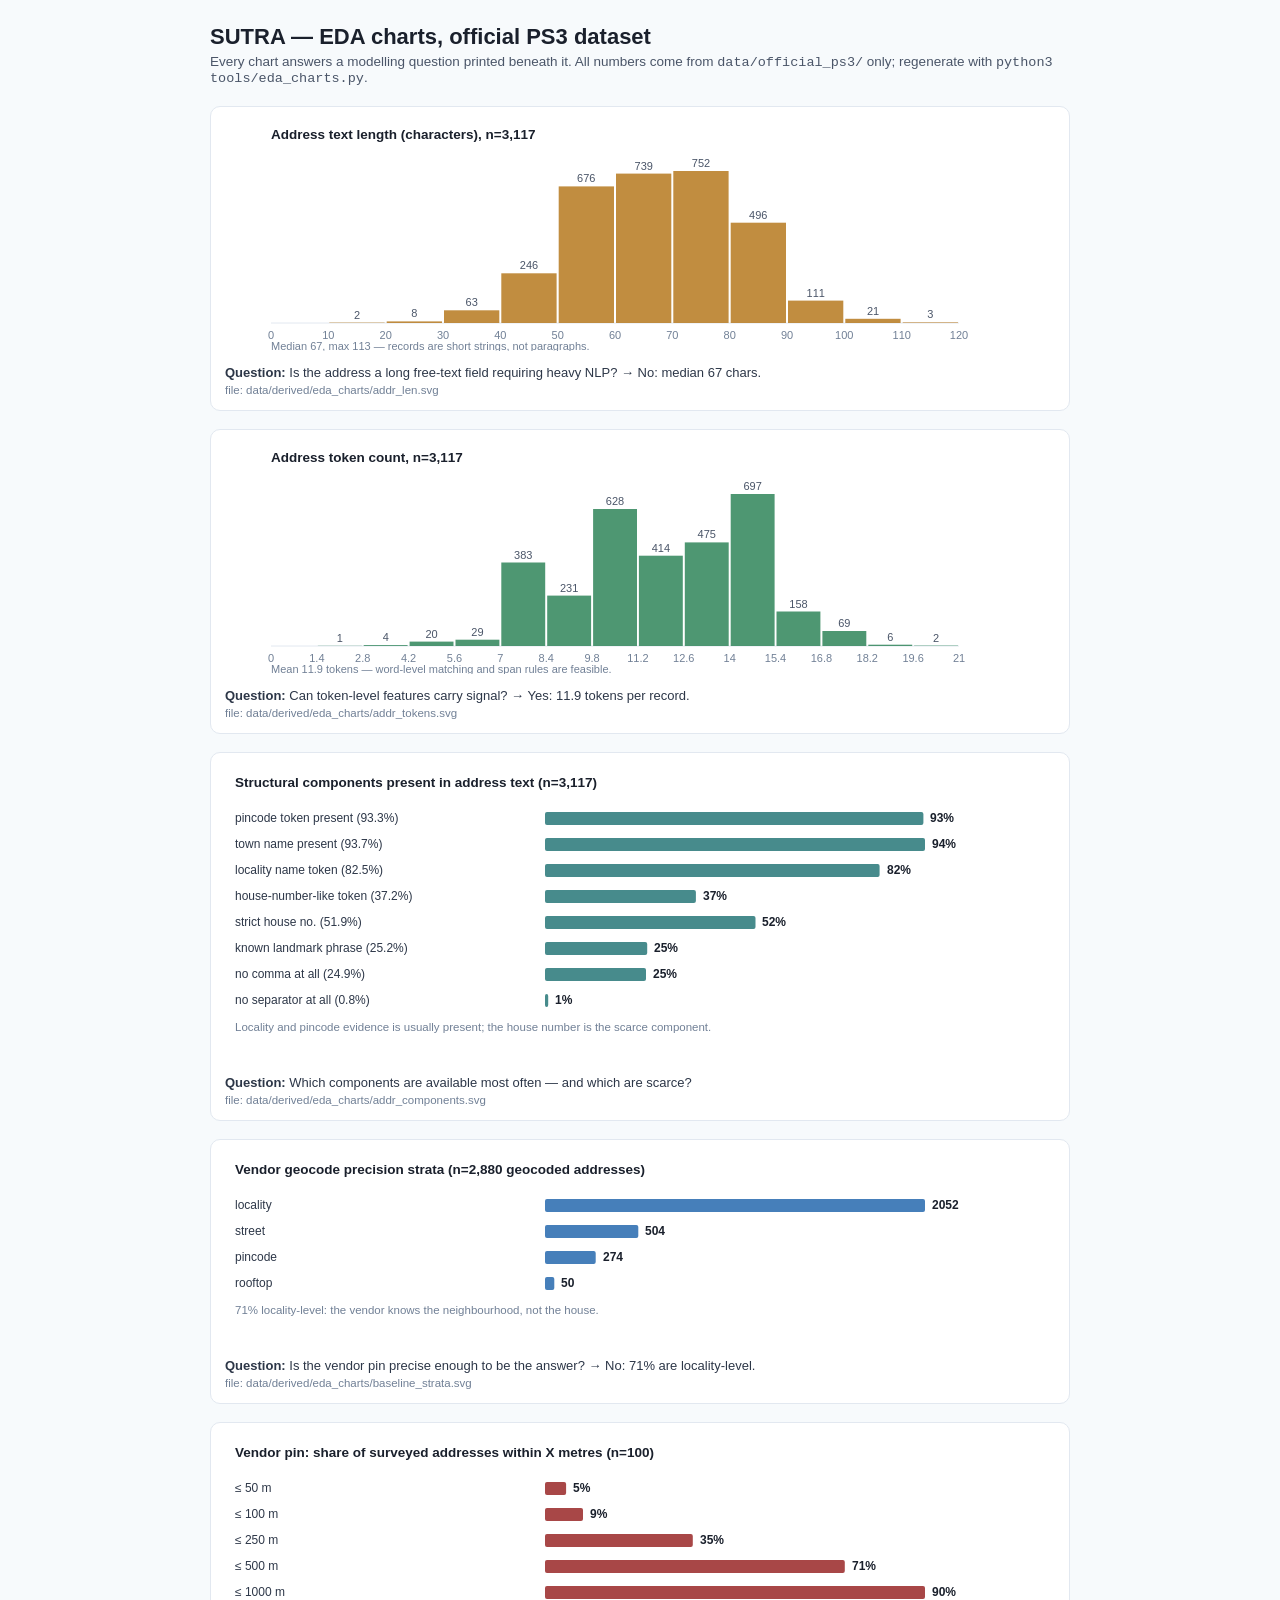
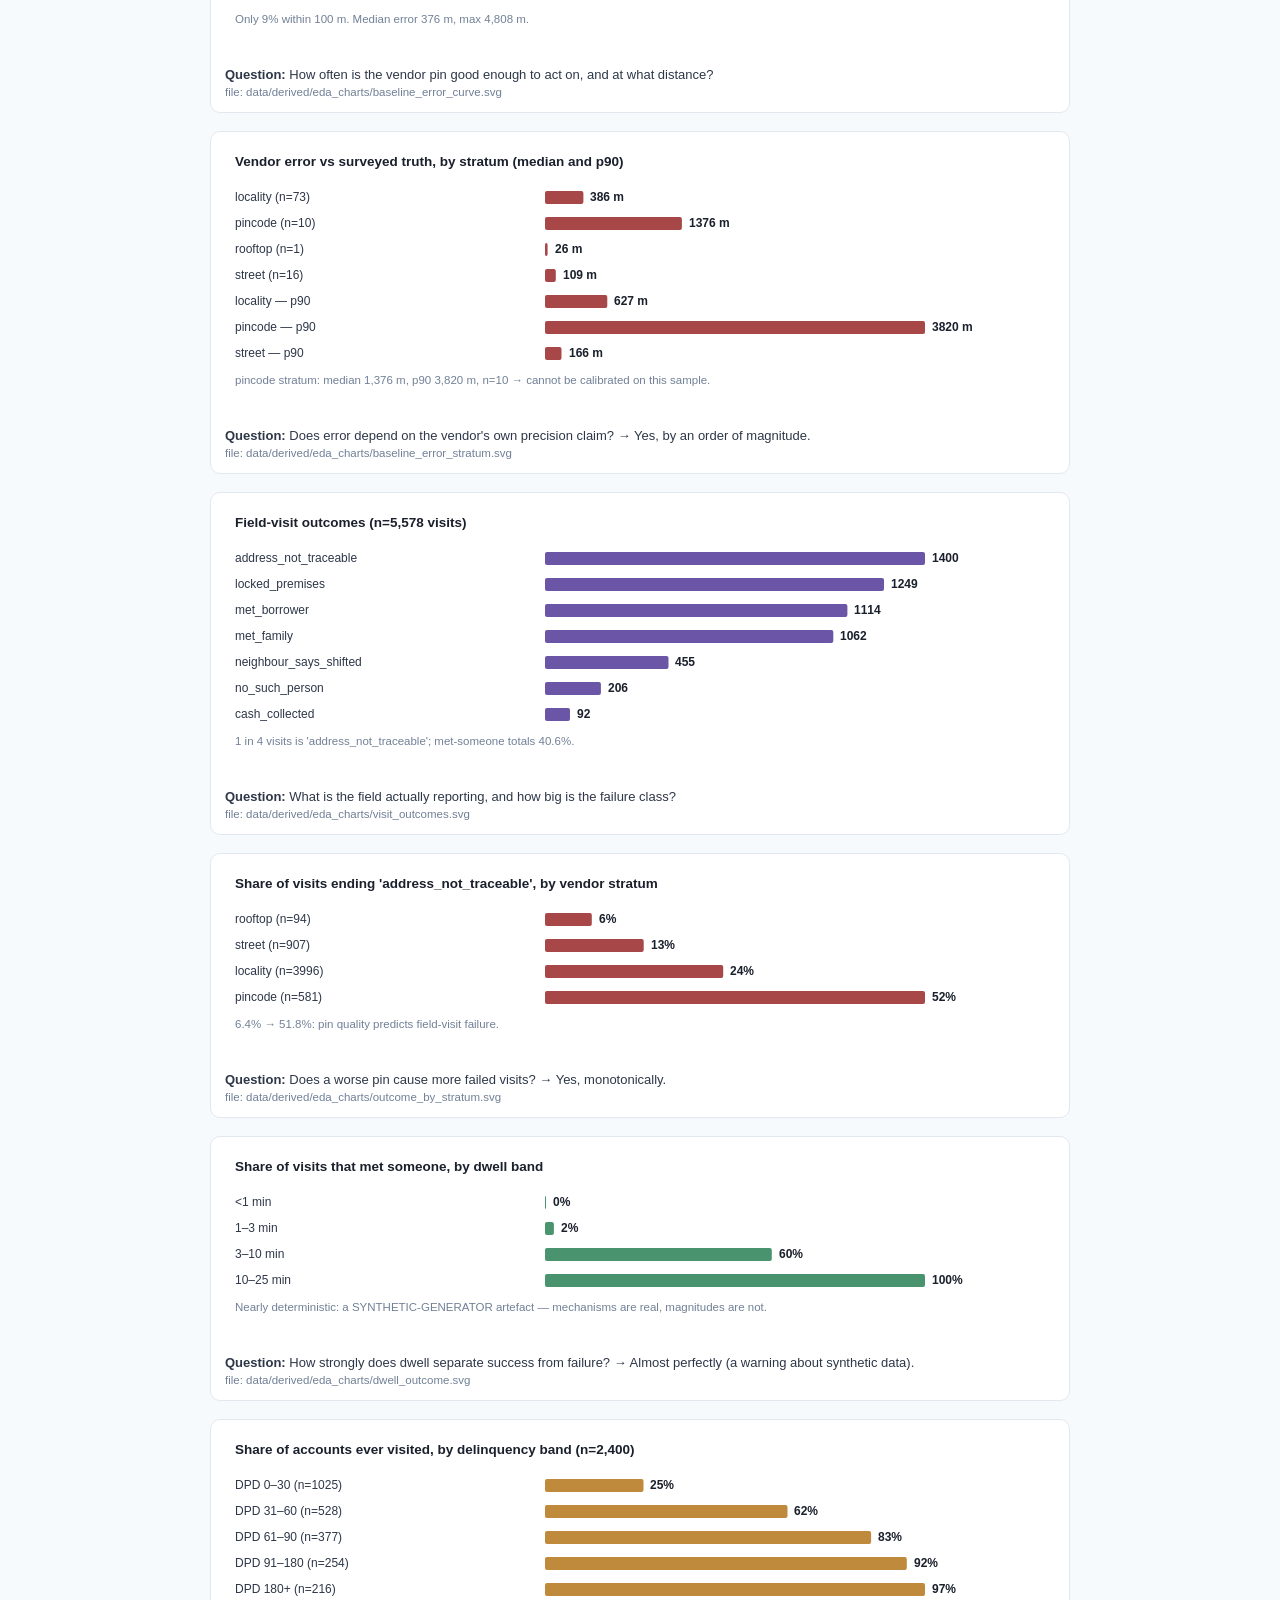
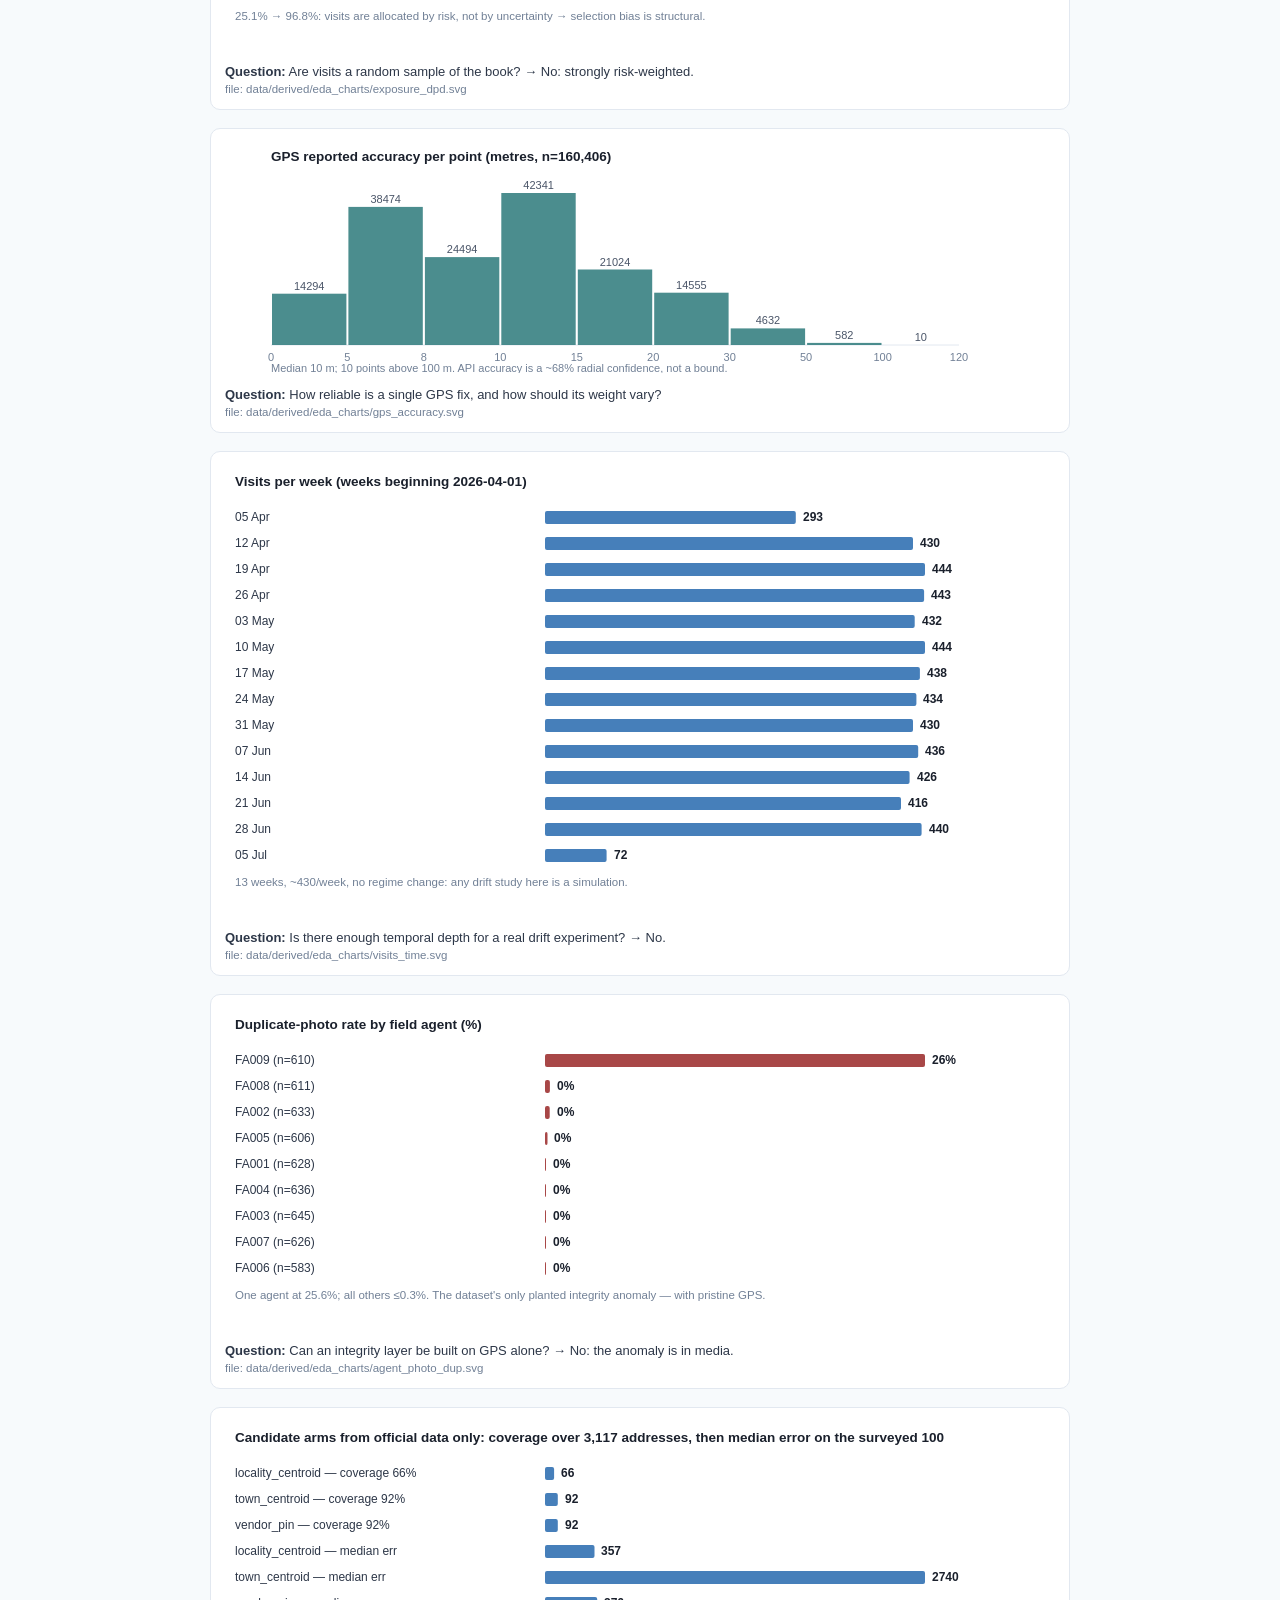
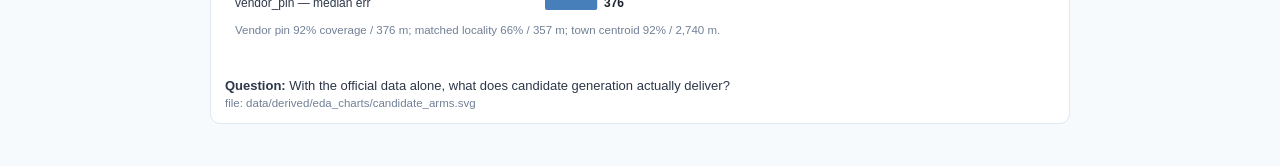
<file: data/derived/eda_charts.html>
<!DOCTYPE html><html><head><meta charset="utf-8">
<title>SUTRA — official PS3 dataset EDA charts</title></head>
<body style="margin:0;background:#f7fafc;font-family:Segoe UI,Helvetica,Arial,sans-serif;color:#1a202c">
<div style="max-width:860px;margin:0 auto;padding:24px">
<h1 style="font-size:22px;margin:0 0 4px">SUTRA — EDA charts, official PS3 dataset</h1>
<p style="color:#4a5568;margin:0 0 20px;font-size:13.5px">Every chart answers a modelling question printed beneath it.
All numbers come from <code>data/official_ps3/</code> only; regenerate with <code>python3 tools/eda_charts.py</code>.</p>

<section style="background:#fff;border:1px solid #e2e8f0;border-radius:10px;padding:14px;margin:0 0 18px"><svg xmlns="http://www.w3.org/2000/svg" width="780" height="230" viewBox="0 0 780 230" font-family="Segoe UI,Helvetica,Arial,sans-serif" font-size="11">
<rect width="780" height="230" fill="#fff"/>
<text x="46" y="18" font-size="13.5" font-weight="600" fill="#1a202c">Address text length (characters), n=3,117</text>
<line x1="46" y1="202" x2="734" y2="202" stroke="#e2e8f0"/>
<rect x="47.0" y="202.0" width="55.3" height="0.0" fill="#b7791f" opacity="0.85"/>
<rect x="104.3" y="201.6" width="55.3" height="0.4" fill="#b7791f" opacity="0.85"/>
<text x="132.0" y="197.6" text-anchor="middle" fill="#4a5568">2</text>
<rect x="161.7" y="200.4" width="55.3" height="1.6" fill="#b7791f" opacity="0.85"/>
<text x="189.3" y="196.4" text-anchor="middle" fill="#4a5568">8</text>
<rect x="219.0" y="189.3" width="55.3" height="12.7" fill="#b7791f" opacity="0.85"/>
<text x="246.7" y="185.3" text-anchor="middle" fill="#4a5568">63</text>
<rect x="276.3" y="152.3" width="55.3" height="49.7" fill="#b7791f" opacity="0.85"/>
<text x="304.0" y="148.3" text-anchor="middle" fill="#4a5568">246</text>
<rect x="333.7" y="65.4" width="55.3" height="136.6" fill="#b7791f" opacity="0.85"/>
<text x="361.3" y="61.4" text-anchor="middle" fill="#4a5568">676</text>
<rect x="391.0" y="52.6" width="55.3" height="149.4" fill="#b7791f" opacity="0.85"/>
<text x="418.7" y="48.6" text-anchor="middle" fill="#4a5568">739</text>
<rect x="448.3" y="50.0" width="55.3" height="152.0" fill="#b7791f" opacity="0.85"/>
<text x="476.0" y="46.0" text-anchor="middle" fill="#4a5568">752</text>
<rect x="505.7" y="101.7" width="55.3" height="100.3" fill="#b7791f" opacity="0.85"/>
<text x="533.3" y="97.7" text-anchor="middle" fill="#4a5568">496</text>
<rect x="563.0" y="179.6" width="55.3" height="22.4" fill="#b7791f" opacity="0.85"/>
<text x="590.7" y="175.6" text-anchor="middle" fill="#4a5568">111</text>
<rect x="620.3" y="197.8" width="55.3" height="4.2" fill="#b7791f" opacity="0.85"/>
<text x="648.0" y="193.8" text-anchor="middle" fill="#4a5568">21</text>
<rect x="677.7" y="201.4" width="55.3" height="0.6" fill="#b7791f" opacity="0.85"/>
<text x="705.3" y="197.4" text-anchor="middle" fill="#4a5568">3</text>
<text x="46.0" y="218" text-anchor="middle" fill="#718096">0</text>
<text x="103.3" y="218" text-anchor="middle" fill="#718096">10</text>
<text x="160.7" y="218" text-anchor="middle" fill="#718096">20</text>
<text x="218.0" y="218" text-anchor="middle" fill="#718096">30</text>
<text x="275.3" y="218" text-anchor="middle" fill="#718096">40</text>
<text x="332.7" y="218" text-anchor="middle" fill="#718096">50</text>
<text x="390.0" y="218" text-anchor="middle" fill="#718096">60</text>
<text x="447.3" y="218" text-anchor="middle" fill="#718096">70</text>
<text x="504.7" y="218" text-anchor="middle" fill="#718096">80</text>
<text x="562.0" y="218" text-anchor="middle" fill="#718096">90</text>
<text x="619.3" y="218" text-anchor="middle" fill="#718096">100</text>
<text x="676.7" y="218" text-anchor="middle" fill="#718096">110</text>
<text x="734.0" y="218" text-anchor="middle" fill="#718096">120</text>
<text x="46" y="229" fill="#718096">Median 67, max 113 — records are short strings, not paragraphs.</text>
</svg><p style="margin:10px 0 0;color:#2d3748;font-size:13px"><b>Question:</b> Is the address a long free-text field requiring heavy NLP?  → No: median 67 chars.</p><p style="margin:4px 0 0;color:#718096;font-size:11.5px">file: data/derived/eda_charts/addr_len.svg</p></section>
<section style="background:#fff;border:1px solid #e2e8f0;border-radius:10px;padding:14px;margin:0 0 18px"><svg xmlns="http://www.w3.org/2000/svg" width="780" height="230" viewBox="0 0 780 230" font-family="Segoe UI,Helvetica,Arial,sans-serif" font-size="11">
<rect width="780" height="230" fill="#fff"/>
<text x="46" y="18" font-size="13.5" font-weight="600" fill="#1a202c">Address token count, n=3,117</text>
<line x1="46" y1="202" x2="734" y2="202" stroke="#e2e8f0"/>
<rect x="47.0" y="202.0" width="43.9" height="0.0" fill="#2f855a" opacity="0.85"/>
<rect x="92.9" y="201.8" width="43.9" height="0.2" fill="#2f855a" opacity="0.85"/>
<text x="114.8" y="197.8" text-anchor="middle" fill="#4a5568">1</text>
<rect x="138.7" y="201.1" width="43.9" height="0.9" fill="#2f855a" opacity="0.85"/>
<text x="160.7" y="197.1" text-anchor="middle" fill="#4a5568">4</text>
<rect x="184.6" y="197.6" width="43.9" height="4.4" fill="#2f855a" opacity="0.85"/>
<text x="206.5" y="193.6" text-anchor="middle" fill="#4a5568">20</text>
<rect x="230.5" y="195.7" width="43.9" height="6.3" fill="#2f855a" opacity="0.85"/>
<text x="252.4" y="191.7" text-anchor="middle" fill="#4a5568">29</text>
<rect x="276.3" y="118.5" width="43.9" height="83.5" fill="#2f855a" opacity="0.85"/>
<text x="298.3" y="114.5" text-anchor="middle" fill="#4a5568">383</text>
<rect x="322.2" y="151.6" width="43.9" height="50.4" fill="#2f855a" opacity="0.85"/>
<text x="344.1" y="147.6" text-anchor="middle" fill="#4a5568">231</text>
<rect x="368.1" y="65.0" width="43.9" height="137.0" fill="#2f855a" opacity="0.85"/>
<text x="390.0" y="61.0" text-anchor="middle" fill="#4a5568">628</text>
<rect x="413.9" y="111.7" width="43.9" height="90.3" fill="#2f855a" opacity="0.85"/>
<text x="435.9" y="107.7" text-anchor="middle" fill="#4a5568">414</text>
<rect x="459.8" y="98.4" width="43.9" height="103.6" fill="#2f855a" opacity="0.85"/>
<text x="481.7" y="94.4" text-anchor="middle" fill="#4a5568">475</text>
<rect x="505.7" y="50.0" width="43.9" height="152.0" fill="#2f855a" opacity="0.85"/>
<text x="527.6" y="46.0" text-anchor="middle" fill="#4a5568">697</text>
<rect x="551.5" y="167.5" width="43.9" height="34.5" fill="#2f855a" opacity="0.85"/>
<text x="573.5" y="163.5" text-anchor="middle" fill="#4a5568">158</text>
<rect x="597.4" y="187.0" width="43.9" height="15.0" fill="#2f855a" opacity="0.85"/>
<text x="619.3" y="183.0" text-anchor="middle" fill="#4a5568">69</text>
<rect x="643.3" y="200.7" width="43.9" height="1.3" fill="#2f855a" opacity="0.85"/>
<text x="665.2" y="196.7" text-anchor="middle" fill="#4a5568">6</text>
<rect x="689.1" y="201.6" width="43.9" height="0.4" fill="#2f855a" opacity="0.85"/>
<text x="711.1" y="197.6" text-anchor="middle" fill="#4a5568">2</text>
<text x="46.0" y="218" text-anchor="middle" fill="#718096">0</text>
<text x="91.9" y="218" text-anchor="middle" fill="#718096">1.4</text>
<text x="137.7" y="218" text-anchor="middle" fill="#718096">2.8</text>
<text x="183.6" y="218" text-anchor="middle" fill="#718096">4.2</text>
<text x="229.5" y="218" text-anchor="middle" fill="#718096">5.6</text>
<text x="275.3" y="218" text-anchor="middle" fill="#718096">7</text>
<text x="321.2" y="218" text-anchor="middle" fill="#718096">8.4</text>
<text x="367.1" y="218" text-anchor="middle" fill="#718096">9.8</text>
<text x="412.9" y="218" text-anchor="middle" fill="#718096">11.2</text>
<text x="458.8" y="218" text-anchor="middle" fill="#718096">12.6</text>
<text x="504.7" y="218" text-anchor="middle" fill="#718096">14</text>
<text x="550.5" y="218" text-anchor="middle" fill="#718096">15.4</text>
<text x="596.4" y="218" text-anchor="middle" fill="#718096">16.8</text>
<text x="642.3" y="218" text-anchor="middle" fill="#718096">18.2</text>
<text x="688.1" y="218" text-anchor="middle" fill="#718096">19.6</text>
<text x="734.0" y="218" text-anchor="middle" fill="#718096">21</text>
<text x="46" y="229" fill="#718096">Mean 11.9 tokens — word-level matching and span rules are feasible.</text>
</svg><p style="margin:10px 0 0;color:#2d3748;font-size:13px"><b>Question:</b> Can token-level features carry signal?  → Yes: 11.9 tokens per record.</p><p style="margin:4px 0 0;color:#718096;font-size:11.5px">file: data/derived/eda_charts/addr_tokens.svg</p></section>
<section style="background:#fff;border:1px solid #e2e8f0;border-radius:10px;padding:14px;margin:0 0 18px"><svg xmlns="http://www.w3.org/2000/svg" width="780" height="294" viewBox="0 0 780 294" font-family="Segoe UI,Helvetica,Arial,sans-serif" font-size="12">
<rect width="780" height="294" fill="#fff"/>
<text x="10" y="20" font-size="13.5" font-weight="600" fill="#1a202c">Structural components present in address text (n=3,117)</text>
<text x="10" y="55" fill="#2d3748">pincode token present (93.3%)</text>
<rect x="320" y="45" width="378.4" height="13" rx="2" fill="#2c7a7b" opacity="0.87"/>
<text x="705" y="55" fill="#1a202c" font-weight="600">93%</text>
<text x="10" y="81" fill="#2d3748">town name present (93.7%)</text>
<rect x="320" y="71" width="380.0" height="13" rx="2" fill="#2c7a7b" opacity="0.87"/>
<text x="707" y="81" fill="#1a202c" font-weight="600">94%</text>
<text x="10" y="107" fill="#2d3748">locality name token (82.5%)</text>
<rect x="320" y="97" width="334.6" height="13" rx="2" fill="#2c7a7b" opacity="0.87"/>
<text x="662" y="107" fill="#1a202c" font-weight="600">82%</text>
<text x="10" y="133" fill="#2d3748">house-number-like token (37.2%)</text>
<rect x="320" y="123" width="150.9" height="13" rx="2" fill="#2c7a7b" opacity="0.87"/>
<text x="478" y="133" fill="#1a202c" font-weight="600">37%</text>
<text x="10" y="159" fill="#2d3748">strict house no. (51.9%)</text>
<rect x="320" y="149" width="210.5" height="13" rx="2" fill="#2c7a7b" opacity="0.87"/>
<text x="537" y="159" fill="#1a202c" font-weight="600">52%</text>
<text x="10" y="185" fill="#2d3748">known landmark phrase (25.2%)</text>
<rect x="320" y="175" width="102.2" height="13" rx="2" fill="#2c7a7b" opacity="0.87"/>
<text x="429" y="185" fill="#1a202c" font-weight="600">25%</text>
<text x="10" y="211" fill="#2d3748">no comma at all (24.9%)</text>
<rect x="320" y="201" width="101.0" height="13" rx="2" fill="#2c7a7b" opacity="0.87"/>
<text x="428" y="211" fill="#1a202c" font-weight="600">25%</text>
<text x="10" y="237" fill="#2d3748">no separator at all (0.8%)</text>
<rect x="320" y="227" width="3.2" height="13" rx="2" fill="#2c7a7b" opacity="0.87"/>
<text x="330" y="237" fill="#1a202c" font-weight="600">1%</text>
<text x="10" y="264" fill="#718096" font-size="11.5">Locality and pincode evidence is usually present; the house number is the scarce component.</text>
</svg><p style="margin:10px 0 0;color:#2d3748;font-size:13px"><b>Question:</b> Which components are available most often — and which are scarce?</p><p style="margin:4px 0 0;color:#718096;font-size:11.5px">file: data/derived/eda_charts/addr_components.svg</p></section>
<section style="background:#fff;border:1px solid #e2e8f0;border-radius:10px;padding:14px;margin:0 0 18px"><svg xmlns="http://www.w3.org/2000/svg" width="780" height="190" viewBox="0 0 780 190" font-family="Segoe UI,Helvetica,Arial,sans-serif" font-size="12">
<rect width="780" height="190" fill="#fff"/>
<text x="10" y="20" font-size="13.5" font-weight="600" fill="#1a202c">Vendor geocode precision strata (n=2,880 geocoded addresses)</text>
<text x="10" y="55" fill="#2d3748">locality</text>
<rect x="320" y="45" width="380.0" height="13" rx="2" fill="#2b6cb0" opacity="0.87"/>
<text x="707" y="55" fill="#1a202c" font-weight="600">2052</text>
<text x="10" y="81" fill="#2d3748">street</text>
<rect x="320" y="71" width="93.3" height="13" rx="2" fill="#2b6cb0" opacity="0.87"/>
<text x="420" y="81" fill="#1a202c" font-weight="600">504</text>
<text x="10" y="107" fill="#2d3748">pincode</text>
<rect x="320" y="97" width="50.7" height="13" rx="2" fill="#2b6cb0" opacity="0.87"/>
<text x="378" y="107" fill="#1a202c" font-weight="600">274</text>
<text x="10" y="133" fill="#2d3748">rooftop</text>
<rect x="320" y="123" width="9.3" height="13" rx="2" fill="#2b6cb0" opacity="0.87"/>
<text x="336" y="133" fill="#1a202c" font-weight="600">50</text>
<text x="10" y="160" fill="#718096" font-size="11.5">71% locality-level: the vendor knows the neighbourhood, not the house.</text>
</svg><p style="margin:10px 0 0;color:#2d3748;font-size:13px"><b>Question:</b> Is the vendor pin precise enough to be the answer?  → No: 71% are locality-level.</p><p style="margin:4px 0 0;color:#718096;font-size:11.5px">file: data/derived/eda_charts/baseline_strata.svg</p></section>
<section style="background:#fff;border:1px solid #e2e8f0;border-radius:10px;padding:14px;margin:0 0 18px"><svg xmlns="http://www.w3.org/2000/svg" width="780" height="216" viewBox="0 0 780 216" font-family="Segoe UI,Helvetica,Arial,sans-serif" font-size="12">
<rect width="780" height="216" fill="#fff"/>
<text x="10" y="20" font-size="13.5" font-weight="600" fill="#1a202c">Vendor pin: share of surveyed addresses within X metres (n=100)</text>
<text x="10" y="55" fill="#2d3748">≤ 50 m</text>
<rect x="320" y="45" width="21.1" height="13" rx="2" fill="#9b2c2c" opacity="0.87"/>
<text x="348" y="55" fill="#1a202c" font-weight="600">5%</text>
<text x="10" y="81" fill="#2d3748">≤ 100 m</text>
<rect x="320" y="71" width="38.0" height="13" rx="2" fill="#9b2c2c" opacity="0.87"/>
<text x="365" y="81" fill="#1a202c" font-weight="600">9%</text>
<text x="10" y="107" fill="#2d3748">≤ 250 m</text>
<rect x="320" y="97" width="147.8" height="13" rx="2" fill="#9b2c2c" opacity="0.87"/>
<text x="475" y="107" fill="#1a202c" font-weight="600">35%</text>
<text x="10" y="133" fill="#2d3748">≤ 500 m</text>
<rect x="320" y="123" width="299.8" height="13" rx="2" fill="#9b2c2c" opacity="0.87"/>
<text x="627" y="133" fill="#1a202c" font-weight="600">71%</text>
<text x="10" y="159" fill="#2d3748">≤ 1000 m</text>
<rect x="320" y="149" width="380.0" height="13" rx="2" fill="#9b2c2c" opacity="0.87"/>
<text x="707" y="159" fill="#1a202c" font-weight="600">90%</text>
<text x="10" y="186" fill="#718096" font-size="11.5">Only 9% within 100 m. Median error 376 m, max 4,808 m.</text>
</svg><p style="margin:10px 0 0;color:#2d3748;font-size:13px"><b>Question:</b> How often is the vendor pin good enough to act on, and at what distance?</p><p style="margin:4px 0 0;color:#718096;font-size:11.5px">file: data/derived/eda_charts/baseline_error_curve.svg</p></section>
<section style="background:#fff;border:1px solid #e2e8f0;border-radius:10px;padding:14px;margin:0 0 18px"><svg xmlns="http://www.w3.org/2000/svg" width="780" height="268" viewBox="0 0 780 268" font-family="Segoe UI,Helvetica,Arial,sans-serif" font-size="12">
<rect width="780" height="268" fill="#fff"/>
<text x="10" y="20" font-size="13.5" font-weight="600" fill="#1a202c">Vendor error vs surveyed truth, by stratum (median and p90)</text>
<text x="10" y="55" fill="#2d3748">locality (n=73)</text>
<rect x="320" y="45" width="38.4" height="13" rx="2" fill="#9b2c2c" opacity="0.87"/>
<text x="365" y="55" fill="#1a202c" font-weight="600">386 m</text>
<text x="10" y="81" fill="#2d3748">pincode (n=10)</text>
<rect x="320" y="71" width="136.9" height="13" rx="2" fill="#9b2c2c" opacity="0.87"/>
<text x="464" y="81" fill="#1a202c" font-weight="600">1376 m</text>
<text x="10" y="107" fill="#2d3748">rooftop (n=1)</text>
<rect x="320" y="97" width="2.6" height="13" rx="2" fill="#9b2c2c" opacity="0.87"/>
<text x="330" y="107" fill="#1a202c" font-weight="600">26 m</text>
<text x="10" y="133" fill="#2d3748">street (n=16)</text>
<rect x="320" y="123" width="10.8" height="13" rx="2" fill="#9b2c2c" opacity="0.87"/>
<text x="338" y="133" fill="#1a202c" font-weight="600">109 m</text>
<text x="10" y="159" fill="#2d3748">locality — p90</text>
<rect x="320" y="149" width="62.3" height="13" rx="2" fill="#9b2c2c" opacity="0.87"/>
<text x="389" y="159" fill="#1a202c" font-weight="600">627 m</text>
<text x="10" y="185" fill="#2d3748">pincode — p90</text>
<rect x="320" y="175" width="380.0" height="13" rx="2" fill="#9b2c2c" opacity="0.87"/>
<text x="707" y="185" fill="#1a202c" font-weight="600">3820 m</text>
<text x="10" y="211" fill="#2d3748">street — p90</text>
<rect x="320" y="201" width="16.5" height="13" rx="2" fill="#9b2c2c" opacity="0.87"/>
<text x="344" y="211" fill="#1a202c" font-weight="600">166 m</text>
<text x="10" y="238" fill="#718096" font-size="11.5">pincode stratum: median 1,376 m, p90 3,820 m, n=10 → cannot be calibrated on this sample.</text>
</svg><p style="margin:10px 0 0;color:#2d3748;font-size:13px"><b>Question:</b> Does error depend on the vendor's own precision claim?  → Yes, by an order of magnitude.</p><p style="margin:4px 0 0;color:#718096;font-size:11.5px">file: data/derived/eda_charts/baseline_error_stratum.svg</p></section>
<section style="background:#fff;border:1px solid #e2e8f0;border-radius:10px;padding:14px;margin:0 0 18px"><svg xmlns="http://www.w3.org/2000/svg" width="780" height="268" viewBox="0 0 780 268" font-family="Segoe UI,Helvetica,Arial,sans-serif" font-size="12">
<rect width="780" height="268" fill="#fff"/>
<text x="10" y="20" font-size="13.5" font-weight="600" fill="#1a202c">Field-visit outcomes (n=5,578 visits)</text>
<text x="10" y="55" fill="#2d3748">address_not_traceable</text>
<rect x="320" y="45" width="380.0" height="13" rx="2" fill="#553c9a" opacity="0.87"/>
<text x="707" y="55" fill="#1a202c" font-weight="600">1400</text>
<text x="10" y="81" fill="#2d3748">locked_premises</text>
<rect x="320" y="71" width="339.0" height="13" rx="2" fill="#553c9a" opacity="0.87"/>
<text x="666" y="81" fill="#1a202c" font-weight="600">1249</text>
<text x="10" y="107" fill="#2d3748">met_borrower</text>
<rect x="320" y="97" width="302.4" height="13" rx="2" fill="#553c9a" opacity="0.87"/>
<text x="629" y="107" fill="#1a202c" font-weight="600">1114</text>
<text x="10" y="133" fill="#2d3748">met_family</text>
<rect x="320" y="123" width="288.3" height="13" rx="2" fill="#553c9a" opacity="0.87"/>
<text x="615" y="133" fill="#1a202c" font-weight="600">1062</text>
<text x="10" y="159" fill="#2d3748">neighbour_says_shifted</text>
<rect x="320" y="149" width="123.5" height="13" rx="2" fill="#553c9a" opacity="0.87"/>
<text x="450" y="159" fill="#1a202c" font-weight="600">455</text>
<text x="10" y="185" fill="#2d3748">no_such_person</text>
<rect x="320" y="175" width="55.9" height="13" rx="2" fill="#553c9a" opacity="0.87"/>
<text x="383" y="185" fill="#1a202c" font-weight="600">206</text>
<text x="10" y="211" fill="#2d3748">cash_collected</text>
<rect x="320" y="201" width="25.0" height="13" rx="2" fill="#553c9a" opacity="0.87"/>
<text x="352" y="211" fill="#1a202c" font-weight="600">92</text>
<text x="10" y="238" fill="#718096" font-size="11.5">1 in 4 visits is 'address_not_traceable'; met-someone totals 40.6%.</text>
</svg><p style="margin:10px 0 0;color:#2d3748;font-size:13px"><b>Question:</b> What is the field actually reporting, and how big is the failure class?</p><p style="margin:4px 0 0;color:#718096;font-size:11.5px">file: data/derived/eda_charts/visit_outcomes.svg</p></section>
<section style="background:#fff;border:1px solid #e2e8f0;border-radius:10px;padding:14px;margin:0 0 18px"><svg xmlns="http://www.w3.org/2000/svg" width="780" height="190" viewBox="0 0 780 190" font-family="Segoe UI,Helvetica,Arial,sans-serif" font-size="12">
<rect width="780" height="190" fill="#fff"/>
<text x="10" y="20" font-size="13.5" font-weight="600" fill="#1a202c">Share of visits ending 'address_not_traceable', by vendor stratum</text>
<text x="10" y="55" fill="#2d3748">rooftop (n=94)</text>
<rect x="320" y="45" width="46.8" height="13" rx="2" fill="#9b2c2c" opacity="0.87"/>
<text x="374" y="55" fill="#1a202c" font-weight="600">6%</text>
<text x="10" y="81" fill="#2d3748">street (n=907)</text>
<rect x="320" y="71" width="98.7" height="13" rx="2" fill="#9b2c2c" opacity="0.87"/>
<text x="426" y="81" fill="#1a202c" font-weight="600">13%</text>
<text x="10" y="107" fill="#2d3748">locality (n=3996)</text>
<rect x="320" y="97" width="178.2" height="13" rx="2" fill="#9b2c2c" opacity="0.87"/>
<text x="505" y="107" fill="#1a202c" font-weight="600">24%</text>
<text x="10" y="133" fill="#2d3748">pincode (n=581)</text>
<rect x="320" y="123" width="380.0" height="13" rx="2" fill="#9b2c2c" opacity="0.87"/>
<text x="707" y="133" fill="#1a202c" font-weight="600">52%</text>
<text x="10" y="160" fill="#718096" font-size="11.5">6.4% → 51.8%: pin quality predicts field-visit failure.</text>
</svg><p style="margin:10px 0 0;color:#2d3748;font-size:13px"><b>Question:</b> Does a worse pin cause more failed visits?  → Yes, monotonically.</p><p style="margin:4px 0 0;color:#718096;font-size:11.5px">file: data/derived/eda_charts/outcome_by_stratum.svg</p></section>
<section style="background:#fff;border:1px solid #e2e8f0;border-radius:10px;padding:14px;margin:0 0 18px"><svg xmlns="http://www.w3.org/2000/svg" width="780" height="190" viewBox="0 0 780 190" font-family="Segoe UI,Helvetica,Arial,sans-serif" font-size="12">
<rect width="780" height="190" fill="#fff"/>
<text x="10" y="20" font-size="13.5" font-weight="600" fill="#1a202c">Share of visits that met someone, by dwell band</text>
<text x="10" y="55" fill="#2d3748">&lt;1 min</text>
<rect x="320" y="45" width="1.0" height="13" rx="2" fill="#2f855a" opacity="0.87"/>
<text x="328" y="55" fill="#1a202c" font-weight="600">0%</text>
<text x="10" y="81" fill="#2d3748">1–3 min</text>
<rect x="320" y="71" width="8.9" height="13" rx="2" fill="#2f855a" opacity="0.87"/>
<text x="336" y="81" fill="#1a202c" font-weight="600">2%</text>
<text x="10" y="107" fill="#2d3748">3–10 min</text>
<rect x="320" y="97" width="226.8" height="13" rx="2" fill="#2f855a" opacity="0.87"/>
<text x="554" y="107" fill="#1a202c" font-weight="600">60%</text>
<text x="10" y="133" fill="#2d3748">10–25 min</text>
<rect x="320" y="123" width="380.0" height="13" rx="2" fill="#2f855a" opacity="0.87"/>
<text x="707" y="133" fill="#1a202c" font-weight="600">100%</text>
<text x="10" y="160" fill="#718096" font-size="11.5">Nearly deterministic: a SYNTHETIC-GENERATOR artefact — mechanisms are real, magnitudes are not.</text>
</svg><p style="margin:10px 0 0;color:#2d3748;font-size:13px"><b>Question:</b> How strongly does dwell separate success from failure?  → Almost perfectly (a warning about synthetic data).</p><p style="margin:4px 0 0;color:#718096;font-size:11.5px">file: data/derived/eda_charts/dwell_outcome.svg</p></section>
<section style="background:#fff;border:1px solid #e2e8f0;border-radius:10px;padding:14px;margin:0 0 18px"><svg xmlns="http://www.w3.org/2000/svg" width="780" height="216" viewBox="0 0 780 216" font-family="Segoe UI,Helvetica,Arial,sans-serif" font-size="12">
<rect width="780" height="216" fill="#fff"/>
<text x="10" y="20" font-size="13.5" font-weight="600" fill="#1a202c">Share of accounts ever visited, by delinquency band (n=2,400)</text>
<text x="10" y="55" fill="#2d3748">DPD 0–30 (n=1025)</text>
<rect x="320" y="45" width="98.5" height="13" rx="2" fill="#b7791f" opacity="0.87"/>
<text x="425" y="55" fill="#1a202c" font-weight="600">25%</text>
<text x="10" y="81" fill="#2d3748">DPD 31–60 (n=528)</text>
<rect x="320" y="71" width="242.5" height="13" rx="2" fill="#b7791f" opacity="0.87"/>
<text x="569" y="81" fill="#1a202c" font-weight="600">62%</text>
<text x="10" y="107" fill="#2d3748">DPD 61–90 (n=377)</text>
<rect x="320" y="97" width="326.1" height="13" rx="2" fill="#b7791f" opacity="0.87"/>
<text x="653" y="107" fill="#1a202c" font-weight="600">83%</text>
<text x="10" y="133" fill="#2d3748">DPD 91–180 (n=254)</text>
<rect x="320" y="123" width="361.8" height="13" rx="2" fill="#b7791f" opacity="0.87"/>
<text x="689" y="133" fill="#1a202c" font-weight="600">92%</text>
<text x="10" y="159" fill="#2d3748">DPD 180+ (n=216)</text>
<rect x="320" y="149" width="380.0" height="13" rx="2" fill="#b7791f" opacity="0.87"/>
<text x="707" y="159" fill="#1a202c" font-weight="600">97%</text>
<text x="10" y="186" fill="#718096" font-size="11.5">25.1% → 96.8%: visits are allocated by risk, not by uncertainty → selection bias is structural.</text>
</svg><p style="margin:10px 0 0;color:#2d3748;font-size:13px"><b>Question:</b> Are visits a random sample of the book?  → No: strongly risk-weighted.</p><p style="margin:4px 0 0;color:#718096;font-size:11.5px">file: data/derived/eda_charts/exposure_dpd.svg</p></section>
<section style="background:#fff;border:1px solid #e2e8f0;border-radius:10px;padding:14px;margin:0 0 18px"><svg xmlns="http://www.w3.org/2000/svg" width="780" height="230" viewBox="0 0 780 230" font-family="Segoe UI,Helvetica,Arial,sans-serif" font-size="11">
<rect width="780" height="230" fill="#fff"/>
<text x="46" y="18" font-size="13.5" font-weight="600" fill="#1a202c">GPS reported accuracy per point (metres, n=160,406)</text>
<line x1="46" y1="202" x2="734" y2="202" stroke="#e2e8f0"/>
<rect x="47.0" y="150.7" width="74.4" height="51.3" fill="#2c7a7b" opacity="0.85"/>
<text x="84.2" y="146.7" text-anchor="middle" fill="#4a5568">14294</text>
<rect x="123.4" y="63.9" width="74.4" height="138.1" fill="#2c7a7b" opacity="0.85"/>
<text x="160.7" y="59.9" text-anchor="middle" fill="#4a5568">38474</text>
<rect x="199.9" y="114.1" width="74.4" height="87.9" fill="#2c7a7b" opacity="0.85"/>
<text x="237.1" y="110.1" text-anchor="middle" fill="#4a5568">24494</text>
<rect x="276.3" y="50.0" width="74.4" height="152.0" fill="#2c7a7b" opacity="0.85"/>
<text x="313.6" y="46.0" text-anchor="middle" fill="#4a5568">42341</text>
<rect x="352.8" y="126.5" width="74.4" height="75.5" fill="#2c7a7b" opacity="0.85"/>
<text x="390.0" y="122.5" text-anchor="middle" fill="#4a5568">21024</text>
<rect x="429.2" y="149.7" width="74.4" height="52.3" fill="#2c7a7b" opacity="0.85"/>
<text x="466.4" y="145.7" text-anchor="middle" fill="#4a5568">14555</text>
<rect x="505.7" y="185.4" width="74.4" height="16.6" fill="#2c7a7b" opacity="0.85"/>
<text x="542.9" y="181.4" text-anchor="middle" fill="#4a5568">4632</text>
<rect x="582.1" y="199.9" width="74.4" height="2.1" fill="#2c7a7b" opacity="0.85"/>
<text x="619.3" y="195.9" text-anchor="middle" fill="#4a5568">582</text>
<rect x="658.6" y="202.0" width="74.4" height="0.0" fill="#2c7a7b" opacity="0.85"/>
<text x="695.8" y="198.0" text-anchor="middle" fill="#4a5568">10</text>
<text x="46.0" y="218" text-anchor="middle" fill="#718096">0</text>
<text x="122.4" y="218" text-anchor="middle" fill="#718096">5</text>
<text x="198.9" y="218" text-anchor="middle" fill="#718096">8</text>
<text x="275.3" y="218" text-anchor="middle" fill="#718096">10</text>
<text x="351.8" y="218" text-anchor="middle" fill="#718096">15</text>
<text x="428.2" y="218" text-anchor="middle" fill="#718096">20</text>
<text x="504.7" y="218" text-anchor="middle" fill="#718096">30</text>
<text x="581.1" y="218" text-anchor="middle" fill="#718096">50</text>
<text x="657.6" y="218" text-anchor="middle" fill="#718096">100</text>
<text x="734.0" y="218" text-anchor="middle" fill="#718096">120</text>
<text x="46" y="229" fill="#718096">Median 10 m; 10 points above 100 m. API accuracy is a ~68% radial confidence, not a bound.</text>
</svg><p style="margin:10px 0 0;color:#2d3748;font-size:13px"><b>Question:</b> How reliable is a single GPS fix, and how should its weight vary?</p><p style="margin:4px 0 0;color:#718096;font-size:11.5px">file: data/derived/eda_charts/gps_accuracy.svg</p></section>
<section style="background:#fff;border:1px solid #e2e8f0;border-radius:10px;padding:14px;margin:0 0 18px"><svg xmlns="http://www.w3.org/2000/svg" width="780" height="450" viewBox="0 0 780 450" font-family="Segoe UI,Helvetica,Arial,sans-serif" font-size="12">
<rect width="780" height="450" fill="#fff"/>
<text x="10" y="20" font-size="13.5" font-weight="600" fill="#1a202c">Visits per week (weeks beginning 2026-04-01)</text>
<text x="10" y="55" fill="#2d3748">05 Apr</text>
<rect x="320" y="45" width="250.8" height="13" rx="2" fill="#2b6cb0" opacity="0.87"/>
<text x="578" y="55" fill="#1a202c" font-weight="600">293</text>
<text x="10" y="81" fill="#2d3748">12 Apr</text>
<rect x="320" y="71" width="368.0" height="13" rx="2" fill="#2b6cb0" opacity="0.87"/>
<text x="695" y="81" fill="#1a202c" font-weight="600">430</text>
<text x="10" y="107" fill="#2d3748">19 Apr</text>
<rect x="320" y="97" width="380.0" height="13" rx="2" fill="#2b6cb0" opacity="0.87"/>
<text x="707" y="107" fill="#1a202c" font-weight="600">444</text>
<text x="10" y="133" fill="#2d3748">26 Apr</text>
<rect x="320" y="123" width="379.1" height="13" rx="2" fill="#2b6cb0" opacity="0.87"/>
<text x="706" y="133" fill="#1a202c" font-weight="600">443</text>
<text x="10" y="159" fill="#2d3748">03 May</text>
<rect x="320" y="149" width="369.7" height="13" rx="2" fill="#2b6cb0" opacity="0.87"/>
<text x="697" y="159" fill="#1a202c" font-weight="600">432</text>
<text x="10" y="185" fill="#2d3748">10 May</text>
<rect x="320" y="175" width="380.0" height="13" rx="2" fill="#2b6cb0" opacity="0.87"/>
<text x="707" y="185" fill="#1a202c" font-weight="600">444</text>
<text x="10" y="211" fill="#2d3748">17 May</text>
<rect x="320" y="201" width="374.9" height="13" rx="2" fill="#2b6cb0" opacity="0.87"/>
<text x="702" y="211" fill="#1a202c" font-weight="600">438</text>
<text x="10" y="237" fill="#2d3748">24 May</text>
<rect x="320" y="227" width="371.4" height="13" rx="2" fill="#2b6cb0" opacity="0.87"/>
<text x="698" y="237" fill="#1a202c" font-weight="600">434</text>
<text x="10" y="263" fill="#2d3748">31 May</text>
<rect x="320" y="253" width="368.0" height="13" rx="2" fill="#2b6cb0" opacity="0.87"/>
<text x="695" y="263" fill="#1a202c" font-weight="600">430</text>
<text x="10" y="289" fill="#2d3748">07 Jun</text>
<rect x="320" y="279" width="373.2" height="13" rx="2" fill="#2b6cb0" opacity="0.87"/>
<text x="700" y="289" fill="#1a202c" font-weight="600">436</text>
<text x="10" y="315" fill="#2d3748">14 Jun</text>
<rect x="320" y="305" width="364.6" height="13" rx="2" fill="#2b6cb0" opacity="0.87"/>
<text x="692" y="315" fill="#1a202c" font-weight="600">426</text>
<text x="10" y="341" fill="#2d3748">21 Jun</text>
<rect x="320" y="331" width="356.0" height="13" rx="2" fill="#2b6cb0" opacity="0.87"/>
<text x="683" y="341" fill="#1a202c" font-weight="600">416</text>
<text x="10" y="367" fill="#2d3748">28 Jun</text>
<rect x="320" y="357" width="376.6" height="13" rx="2" fill="#2b6cb0" opacity="0.87"/>
<text x="704" y="367" fill="#1a202c" font-weight="600">440</text>
<text x="10" y="393" fill="#2d3748">05 Jul</text>
<rect x="320" y="383" width="61.6" height="13" rx="2" fill="#2b6cb0" opacity="0.87"/>
<text x="389" y="393" fill="#1a202c" font-weight="600">72</text>
<text x="10" y="420" fill="#718096" font-size="11.5">13 weeks, ~430/week, no regime change: any drift study here is a simulation.</text>
</svg><p style="margin:10px 0 0;color:#2d3748;font-size:13px"><b>Question:</b> Is there enough temporal depth for a real drift experiment?  → No.</p><p style="margin:4px 0 0;color:#718096;font-size:11.5px">file: data/derived/eda_charts/visits_time.svg</p></section>
<section style="background:#fff;border:1px solid #e2e8f0;border-radius:10px;padding:14px;margin:0 0 18px"><svg xmlns="http://www.w3.org/2000/svg" width="780" height="320" viewBox="0 0 780 320" font-family="Segoe UI,Helvetica,Arial,sans-serif" font-size="12">
<rect width="780" height="320" fill="#fff"/>
<text x="10" y="20" font-size="13.5" font-weight="600" fill="#1a202c">Duplicate-photo rate by field agent (%)</text>
<text x="10" y="55" fill="#2d3748">FA009 (n=610)</text>
<rect x="320" y="45" width="380.0" height="13" rx="2" fill="#9b2c2c" opacity="0.87"/>
<text x="707" y="55" fill="#1a202c" font-weight="600">26%</text>
<text x="10" y="81" fill="#2d3748">FA008 (n=611)</text>
<rect x="320" y="71" width="4.9" height="13" rx="2" fill="#9b2c2c" opacity="0.87"/>
<text x="332" y="81" fill="#1a202c" font-weight="600">0%</text>
<text x="10" y="107" fill="#2d3748">FA002 (n=633)</text>
<rect x="320" y="97" width="4.7" height="13" rx="2" fill="#9b2c2c" opacity="0.87"/>
<text x="332" y="107" fill="#1a202c" font-weight="600">0%</text>
<text x="10" y="133" fill="#2d3748">FA005 (n=606)</text>
<rect x="320" y="123" width="2.5" height="13" rx="2" fill="#9b2c2c" opacity="0.87"/>
<text x="329" y="133" fill="#1a202c" font-weight="600">0%</text>
<text x="10" y="159" fill="#2d3748">FA001 (n=628)</text>
<rect x="320" y="149" width="1.0" height="13" rx="2" fill="#9b2c2c" opacity="0.87"/>
<text x="328" y="159" fill="#1a202c" font-weight="600">0%</text>
<text x="10" y="185" fill="#2d3748">FA004 (n=636)</text>
<rect x="320" y="175" width="1.0" height="13" rx="2" fill="#9b2c2c" opacity="0.87"/>
<text x="328" y="185" fill="#1a202c" font-weight="600">0%</text>
<text x="10" y="211" fill="#2d3748">FA003 (n=645)</text>
<rect x="320" y="201" width="1.0" height="13" rx="2" fill="#9b2c2c" opacity="0.87"/>
<text x="328" y="211" fill="#1a202c" font-weight="600">0%</text>
<text x="10" y="237" fill="#2d3748">FA007 (n=626)</text>
<rect x="320" y="227" width="1.0" height="13" rx="2" fill="#9b2c2c" opacity="0.87"/>
<text x="328" y="237" fill="#1a202c" font-weight="600">0%</text>
<text x="10" y="263" fill="#2d3748">FA006 (n=583)</text>
<rect x="320" y="253" width="1.0" height="13" rx="2" fill="#9b2c2c" opacity="0.87"/>
<text x="328" y="263" fill="#1a202c" font-weight="600">0%</text>
<text x="10" y="290" fill="#718096" font-size="11.5">One agent at 25.6%; all others ≤0.3%. The dataset's only planted integrity anomaly — with pristine GPS.</text>
</svg><p style="margin:10px 0 0;color:#2d3748;font-size:13px"><b>Question:</b> Can an integrity layer be built on GPS alone?  → No: the anomaly is in media.</p><p style="margin:4px 0 0;color:#718096;font-size:11.5px">file: data/derived/eda_charts/agent_photo_dup.svg</p></section>
<section style="background:#fff;border:1px solid #e2e8f0;border-radius:10px;padding:14px;margin:0 0 18px"><svg xmlns="http://www.w3.org/2000/svg" width="780" height="242" viewBox="0 0 780 242" font-family="Segoe UI,Helvetica,Arial,sans-serif" font-size="12">
<rect width="780" height="242" fill="#fff"/>
<text x="10" y="20" font-size="13.5" font-weight="600" fill="#1a202c">Candidate arms from official data only: coverage over 3,117 addresses, then median error on the surveyed 100</text>
<text x="10" y="55" fill="#2d3748">locality_centroid — coverage 66%</text>
<rect x="320" y="45" width="9.1" height="13" rx="2" fill="#2b6cb0" opacity="0.87"/>
<text x="336" y="55" fill="#1a202c" font-weight="600">66</text>
<text x="10" y="81" fill="#2d3748">town_centroid — coverage 92%</text>
<rect x="320" y="71" width="12.8" height="13" rx="2" fill="#2b6cb0" opacity="0.87"/>
<text x="340" y="81" fill="#1a202c" font-weight="600">92</text>
<text x="10" y="107" fill="#2d3748">vendor_pin — coverage 92%</text>
<rect x="320" y="97" width="12.8" height="13" rx="2" fill="#2b6cb0" opacity="0.87"/>
<text x="340" y="107" fill="#1a202c" font-weight="600">92</text>
<text x="10" y="133" fill="#2d3748">locality_centroid — median err</text>
<rect x="320" y="123" width="49.5" height="13" rx="2" fill="#2b6cb0" opacity="0.87"/>
<text x="376" y="133" fill="#1a202c" font-weight="600">357</text>
<text x="10" y="159" fill="#2d3748">town_centroid — median err</text>
<rect x="320" y="149" width="380.0" height="13" rx="2" fill="#2b6cb0" opacity="0.87"/>
<text x="707" y="159" fill="#1a202c" font-weight="600">2740</text>
<text x="10" y="185" fill="#2d3748">vendor_pin — median err</text>
<rect x="320" y="175" width="52.2" height="13" rx="2" fill="#2b6cb0" opacity="0.87"/>
<text x="379" y="185" fill="#1a202c" font-weight="600">376</text>
<text x="10" y="212" fill="#718096" font-size="11.5">Vendor pin 92% coverage / 376 m; matched locality 66% / 357 m; town centroid 92% / 2,740 m.</text>
</svg><p style="margin:10px 0 0;color:#2d3748;font-size:13px"><b>Question:</b> With the official data alone, what does candidate generation actually deliver?</p><p style="margin:4px 0 0;color:#718096;font-size:11.5px">file: data/derived/eda_charts/candidate_arms.svg</p></section>
</div></body></html>
</file>
